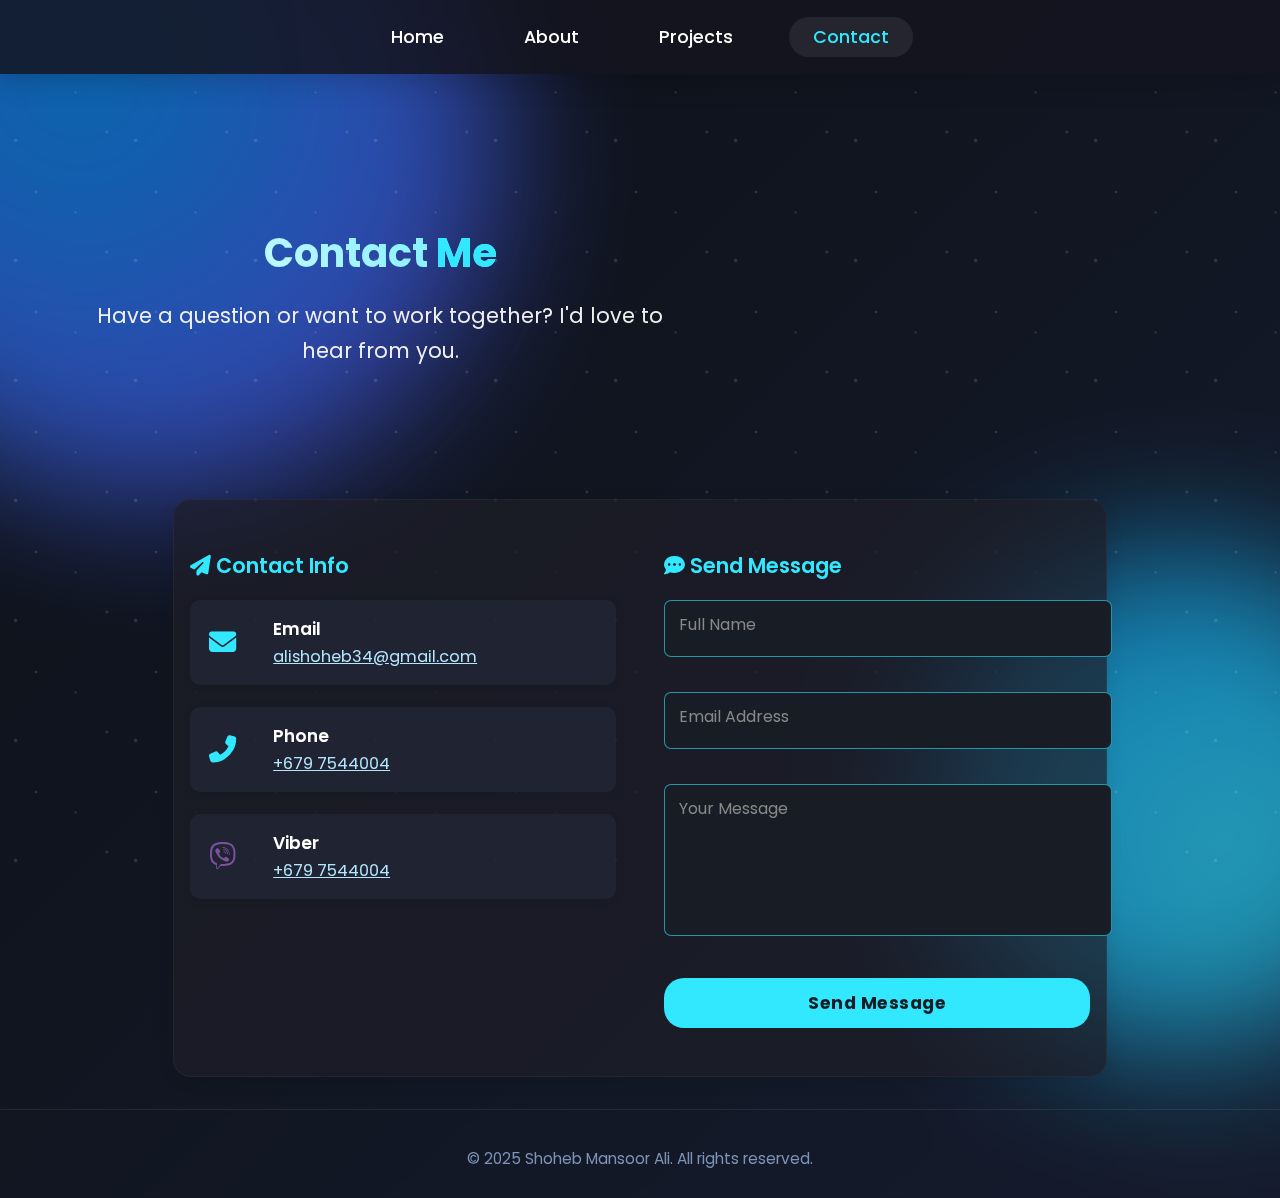
<file: contact.html>
<!DOCTYPE html>
<html lang="en">
<head>
  <meta charset="UTF-8">
  <meta name="viewport" content="width=device-width, initial-scale=1">
  <title>Contact | [Shoheb Mansoor Ali] Portfolio</title>
  <link rel="stylesheet" href="style.css">
  <link href="https://fonts.googleapis.com/css2?family=Poppins:wght@400;600;700&display=swap" rel="stylesheet">
  <link rel="stylesheet" href="https://cdnjs.cloudflare.com/ajax/libs/font-awesome/6.4.0/css/all.min.css">
  <style>
    body {
      margin: 0;
      padding: 0;
      font-family: 'Poppins', Arial, sans-serif;
      background: linear-gradient(135deg, #0d1117 0%, #151b2d 100%);
      color: #f8f8f8;
      min-height: 100vh;
      position: relative;
    }
    .stars {
      position: fixed;
      inset: 0;
      width: 100vw; height: 100vh;
      z-index: 1;
      pointer-events: none;
      background: url('data:image/svg+xml;utf8,<svg width="100" height="100" fill="white" fill-opacity="0.13" xmlns="http://www.w3.org/2000/svg"><circle cx="13" cy="17" r="1.5"/><circle cx="63" cy="77" r="0.9"/><circle cx="30" cy="60" r="1.1"/><circle cx="89" cy="10" r="1.2"/></svg>');
      background-size: 120px 120px;
      animation: starsMove 60s linear infinite;
    }
    @keyframes starsMove {
      0% { background-position: 0 0; }
      100% { background-position: 120px 240px; }
    }
    .navbar {
      display: flex;
      justify-content: center;
      background: rgba(20, 20, 30, 0.85);
      padding: 1.5rem 0;
      margin-bottom: 2rem;
      position: sticky;
      top: 0;
      z-index: 10;
      backdrop-filter: blur(10px);
    }
    .navbar ul {
      display: flex;
      gap: 2rem;
      list-style: none;
      padding: 0;
      margin: 0;
    }
    .navbar a {
      color: #fff;
      text-decoration: none;
      padding: 0.5rem 1.5rem;
      font-weight: 500;
      font-size: 1.1rem;
      border-radius: 50px;
      transition: all 0.3s;
    }
    .navbar a:hover, .navbar a.active {
      color: #31e8ff;
      background: rgba(255,255,255,0.08);
    }
    main {
      position: relative;
      z-index: 2;
    }
    .hero {
      text-align: center;
      margin-bottom: 2rem;
    }
    .hero h1 {
      font-size: 2.5rem;
      font-weight: 700;
      margin-bottom: 0.5rem;
    }
    .hero span {
      color: #31e8ff;
    }
    .contact-container {
      display: flex;
      justify-content: center;
      gap: 3rem;
      flex-wrap: wrap;
      max-width: 900px;
      margin: 0 auto 2rem auto;
      background: rgba(30,30,40,0.7);
      border-radius: 18px;
      box-shadow: 0 4px 16px rgba(0,0,0,0.10);
      padding: 2rem 1rem;
    }
    .contact-info, .contact-form {
      flex: 1 1 300px;
      min-width: 280px;
    }
    .contact-info h2, .contact-form h2 {
      font-size: 1.3rem;
      margin-bottom: 1.2rem;
      color: #31e8ff;
      font-weight: 600;
    }
    .info-box {
      display: flex;
      align-items: flex-start;
      margin-bottom: 1.3rem;
      background: rgba(36,40,56,0.7);
      border-radius: 10px;
      padding: 1rem;
      box-shadow: 0 2px 8px rgba(0,0,0,0.09);
    }
    .info-box .icon {
      font-size: 1.7rem;
      margin-right: 1.2rem;
      color: #31e8ff;
      min-width: 32px;
      text-align: center;
    }
    .info-box .viber {
      color: #7c529e;
    }
    .info-box h3 {
      margin: 0;
      font-size: 1.08rem;
      font-weight: 600;
      color: #fff;
    }
    .info-box p, .info-box a {
      margin: 0.1em 0 0 0;
      color: #b3e5fc;
      font-size: 1.01rem;
      word-break: break-all;
    }
    .contact-form form {
      display: flex;
      flex-direction: column;
      gap: 1.2rem;
    }
    .input-box {
      position: relative;
      margin-bottom: 1rem;
    }
    .input-box input,
    .input-box textarea {
      width: 100%;
      padding: 15px 10px;
      background: #181c24;
      border: 1.5px solid #31e8ff99;
      border-radius: 7px;
      color: #fff;
      font-size: 1rem;
      transition: border 0.2s;
      font-family: inherit;
      outline: none;
      resize: none;
    }
    .input-box input:focus,
    .input-box textarea:focus {
      border-color: #31e8ff;
    }
    .input-box span {
      position: absolute;
      top: 12px;
      left: 15px;
      color: #888;
      font-size: 1rem;
      pointer-events: none;
      transition: 0.3s;
      background: transparent;
    }
    .input-box input:focus + span,
    .input-box input:not(:placeholder-shown) + span,
    .input-box textarea:focus + span,
    .input-box textarea:not(:placeholder-shown) + span {
      top: -18px;
      left: 8px;
      font-size: 0.89rem;
      color: #31e8ff;
      background: #181c24;
      padding: 0 4px;
    }
    .input-box input[type="submit"] {
      background: #31e8ff;
      color: #181c24;
      border: none;
      font-weight: 700;
      font-size: 1.09rem;
      cursor: pointer;
      border-radius: 20px;
      letter-spacing: 0.5px;
      padding: 12px 0;
      transition: background 0.2s;
    }
    .input-box input[type="submit"]:hover {
      background: #1ec4d7;
    }
    footer {
      text-align: center;
      padding: 1.3rem 0 0.8rem 0;
      color: #7d93b7;
      font-size: 0.96rem;
      background: transparent;
      z-index: 2;
      position: relative;
    }
    @media (max-width: 700px) {
      .contact-container { flex-direction: column; gap: 1.7rem; padding: 1.2rem 0.3rem;}
      .hero h1 { font-size: 1.6rem;}
      main { padding-bottom: 2rem;}
    }
  </style>
</head>
<body>
  <div class="stars"></div>
  <nav class="navbar">
    <ul>
      <li><a href="index.html">Home</a></li>
      <li><a href="about.html">About</a></li>
      <li><a href="projects.html">Projects</a></li>
      <li><a href="contact.html" class="active">Contact</a></li>
    </ul>
  </nav>

  <main>
    <section class="hero">
      <div class="intro">
        <h1>Contact <span>Me</span></h1>
        <p>Have a question or want to work together? I'd love to hear from you.</p>
      </div>
    </section>

    <div class="contact-container">
      <div class="contact-info">
        <h2><i class="fas fa-paper-plane"></i> Contact Info</h2>
        <div class="info-box">
          <i class="fas fa-envelope icon"></i>
          <div>
            <h3>Email</h3>
            <p><a href="mailto:alishoheb34@gmail.com" class="link-highlight">alishoheb34@gmail.com</a></p>
          </div>
        </div>
        <div class="info-box">
          <i class="fas fa-phone-alt icon"></i>
          <div>
            <h3>Phone</h3>
            <p><a href="tel:+1234567890" class="link-highlight">+679 7544004</a></p>
          </div>
        </div>
        <div class="info-box">
          <i class="fab fa-viber icon viber"></i>
          <div>
            <h3>Viber</h3>
            <p><a href="viber://chat?number=%2B1234567890" class="link-highlight">+679 7544004</a></p>
          </div>
        </div>
      </div>
      <div class="contact-form">
        <h2><i class="fas fa-comment-dots"></i> Send Message</h2>
        <form id="contactForm">
          <div class="input-box">
            <input type="text" id="name" required placeholder=" ">
            <span>Full Name</span>
          </div>
          <div class="input-box">
            <input type="email" id="email" required placeholder=" ">
            <span>Email Address</span>
          </div>
          <div class="input-box">
            <textarea id="message" required placeholder=" "></textarea>
            <span>Your Message</span>
          </div>
          <div class="input-box">
            <input type="submit" value="Send Message">
          </div>
        </form>
      </div>
    </div>
  </main>

  <footer>
    <p>&copy; 2025 Shoheb Mansoor Ali. All rights reserved.</p>
  </footer>

  <script>
    document.getElementById('contactForm').addEventListener('submit', function(e) {
      e.preventDefault();
      const name = document.getElementById('name').value;
      const email = document.getElementById('email').value;
      const message = document.getElementById('message').value;
      const subject = `Message from ${name}`;
      const body = `Name: ${name}\nEmail: ${email}\n\nMessage:\n${message}`;
      window.location.href = `mailto:your@email.com?subject=${encodeURIComponent(subject)}&body=${encodeURIComponent(body)}`;
    });
  </script>
</body>
</html>
</file>
<file: style.css>
:root {
  --primary: #0098ff;
  --secondary: #6c47ff;
  --dark: #0d1117;
  --light: #ffffff;
  --accent: #31e8ff;
  --text: #f8f8f8;
  --gradient-start: #0d1117;
  --gradient-end: #151b2d;
}
html, body {
  margin: 0;
  padding: 0;
  min-height: 100vh;
  font-family: 'Poppins', sans-serif;
  background: linear-gradient(135deg, #0d1117 0%, #151b2d 100%);
  color: var(--text);
  overflow-x: hidden;
  position: relative;
}
/* Copilot-like animated blobs */
body::before,
body::after {
  content: "";
  position: fixed;
  z-index: 0;
  pointer-events: none;
  border-radius: 50%;
  filter: blur(70px);
  opacity: 0.65;
  mix-blend-mode: lighten;
  animation: copilotBlob1 18s ease-in-out infinite alternate;
}
body::before {
  width: 700px;
  height: 700px;
  background: radial-gradient(circle at 40% 40%, #0098ff 0%, #6c47ff 100%);
  left: -200px;
  top: -200px;
}
body::after {
  width: 500px;
  height: 500px;
  background: radial-gradient(circle at 60% 60%, #31e8ff 0%, #0098ff 100%);
  right: -150px;
  bottom: -150px;
  animation: copilotBlob2 16s ease-in-out infinite alternate;
}
@keyframes copilotBlob1 {
  0% { left: -200px; top: -200px; }
  50% { left: 80px; top: -100px; }
  100% { left: -200px; top: -200px; }
}
@keyframes copilotBlob2 {
  0% { right: -150px; bottom: -150px; }
  50% { right: -50px; bottom: 50px; }
  100% { right: -150px; bottom: -150px; }
}
/* Subtle stars/noise overlay */
.stars {
  position: fixed;
  inset: 0;
  width: 100vw; height: 100vh;
  z-index: 1;
  pointer-events: none;
  background: url('data:image/svg+xml;utf8,<svg width="100" height="100" fill="white" fill-opacity="0.13" xmlns="http://www.w3.org/2000/svg"><circle cx="13" cy="17" r="1.5"/><circle cx="63" cy="77" r="0.9"/><circle cx="30" cy="60" r="1.1"/><circle cx="89" cy="10" r="1.2"/></svg>');
  background-size: 120px 120px;
  animation: starsMove 60s linear infinite;
}
@keyframes starsMove {
  0% { background-position: 0 0; }
  100% { background-position: 120px 240px; }
}
/* Navbar */
.navbar {
  display: flex;
  justify-content: center;
  background: rgba(20, 20, 30, 0.85);
  padding: 1.5rem 0;
  position: sticky;
  top: 0;
  z-index: 10;
  backdrop-filter: blur(10px);
  box-shadow: 0 5px 30px rgba(0,0,0,0.2);
}
.navbar ul {
  display: flex;
  gap: 2rem;
  list-style: none;
  padding: 0;
  margin: 0;
}
.navbar a {
  color: var(--light);
  text-decoration: none;
  padding: 0.5rem 1.5rem;
  font-weight: 500;
  font-size: 1.1rem;
  border-radius: 50px;
  transition: all 0.3s;
}
.navbar a:hover, .navbar a.active {
  color: var(--accent);
  background: rgba(255,255,255,0.08);
}
/* Hero Section */
.hero {
  display: flex;
  justify-content: space-between;
  align-items: center;
  padding: 6rem 5rem 4rem 5rem;
  max-width: 1200px;
  margin: 0 auto;
  position: relative;
  gap: 2rem;
  z-index: 2;
}
.hero h1 {
  font-size: 3.5rem;
  margin-bottom: 1.2rem;
  background: linear-gradient(45deg, var(--light), var(--accent));
  -webkit-background-clip: text;
  background-clip: text;
  color: transparent;
  line-height: 1.2;
}
.hero p {
  font-size: 1.3rem;
  line-height: 1.7;
  max-width: 600px;
  margin-bottom: 2.2rem;
  opacity: 0.96;
}
.profile-img {
  width: 320px;
  height: 320px;
  min-width: 200px;
  min-height: 200px;
  border-radius: 50%;
  background: url('Images/profile.jpg') center/cover no-repeat, #ccc;
  box-shadow: 0 18px 44px rgba(0,0,0,0.3);
  border: 5px solid rgba(255,255,255,0.1);
  animation: float 6s ease-in-out infinite;
  position: relative;
  z-index: 1;
}
@keyframes float {
  0%, 100% { transform: translateY(0); }
  50% { transform: translateY(-20px);}
}
/* Cards Section */
.cards-section {
  padding: 4rem 2rem;
  display: grid;
  grid-template-columns: repeat(auto-fit, minmax(300px, 1fr));
  gap: 2.5rem;
  max-width: 1200px;
  margin: 0 auto;
  z-index: 2;
}
.info-card {
  background: rgba(23, 20, 29, 0.82);
  padding: 2rem;
  border-radius: 20px;
  box-shadow: 0 10px 30px rgba(0,0,0,0.12);
  border: 1px solid rgba(255,255,255,0.06);
  transition: 0.4s;
}
.info-card:hover {
  transform: translateY(-7px) scale(1.02);
  box-shadow: 0 20px 50px rgba(67,97,238,0.17);
  border-color: rgba(255,255,255,0.13);
}
.info-card h2 {
  color: var(--accent);
  margin-bottom: 1.2rem;
  font-size: 1.6rem;
  display: flex;
  align-items: center;
  gap: 0.7rem;
}
.info-card ul {
  padding-left: 1rem;
  list-style-type: none;
}
.info-card li {
  margin-bottom: 0.9rem;
  position: relative;
  padding-left: 1.1rem;
  line-height: 1.6;
}
.info-card li::before {
  content: '▹';
  position: absolute;
  left: 0;
  color: var(--accent);
}
.btn-main {
  display: inline-block;
  padding: 0.9rem 2rem;
  background: linear-gradient(45deg, var(--primary), var(--accent));
  color: white;
  border: none;
  border-radius: 50px;
  text-decoration: none;
  font-weight: 600;
  font-size: 1.07rem;
  box-shadow: 0 10px 20px rgba(67, 97, 238, 0.17);
  transition: all 0.26s;
  margin-top: 1.1rem;
  cursor: pointer;
  position: relative;
  z-index: 1;
}
.btn-main:hover {
  background: linear-gradient(45deg, var(--accent), var(--primary));
  color: var(--light);
  transform: translateY(-2px) scale(1.03);
}
.link-highlight {
  color: var(--accent);
  text-decoration: underline;
}
footer {
  background: rgba(23, 20, 29, 0.82);
  text-align: center;
  padding: 2rem 1rem;
  color: #ccc;
  font-size: 1rem;
  margin-top: 2rem;
  border-top: 1px solid rgba(255,255,255,0.08);
  backdrop-filter: blur(10px);
  z-index: 2;
  position: relative;
}
.timeline-section {
  padding: 4rem 2rem;
  max-width: 1200px;
  margin: 0 auto 2.5rem auto;
}
.section-title {
  text-align: center;
  font-size: 2.2rem;
  margin-bottom: 2.5rem;
  color: var(--accent);
  background: linear-gradient(45deg, var(--light), var(--accent));
  -webkit-background-clip: text;
  background-clip: text;
  color: transparent;
}
.timeline {
  position: relative;
  max-width: 700px;
  margin: 0 auto;
  padding: 0 16px;
}
.timeline::before {
  content: '';
  position: absolute;
  width: 4px;
  background-color: var(--accent);
  top: 0;
  bottom: 0;
  left: 50%;
  margin-left: -2px;
}
.timeline-item {
  padding: 10px 40px;
  position: relative;
  width: 50%;
  box-sizing: border-box;
}
.timeline-item:nth-child(odd) { left: 0; }
.timeline-item:nth-child(even) { left: 50%; }
.timeline-item::after {
  content: '';
  position: absolute;
  width: 18px;
  height: 18px;
  background-color: var(--accent);
  border-radius: 50%;
  top: 15px;
  z-index: 1;
}
.timeline-item:nth-child(odd)::after { right: -9px; }
.timeline-item:nth-child(even)::after { left: -9px; }
.timeline-item h3 {
  color: var(--accent);
  margin-bottom: 4px;
}
.timeline-item p {
  background-color: rgba(23, 20, 29, 0.8);
  padding: 12px;
  border-radius: 7px;
  border: 1px solid rgba(255,255,255,0.05);
  box-shadow: 0 4px 12px rgba(0,0,0,0.13);
}
.contact-container {
  display: grid;
  grid-template-columns: repeat(auto-fit, minmax(320px, 1fr));
  gap: 2.5rem;
  background: rgba(23, 20, 29, 0.8);
  border-radius: 19px;
  padding: 3rem;
  margin: 4rem auto 0 auto;
  max-width: 900px;
  box-shadow: 0 15px 40px rgba(0,0,0,0.13);
  border: 1px solid rgba(255,255,255,0.04);
}
.input-box {
  position: relative;
  margin-bottom: 1.7rem;
}
.input-box input,
.input-box textarea {
  width: 100%;
  padding: 1rem;
  background: rgba(23, 20, 29, 0.63);
  border: 1px solid rgba(255,255,255,0.09);
  color: white;
  border-radius: 8px;
  font-size: 1rem;
  transition: all 0.3s;
}
.input-box input:focus,
.input-box textarea:focus {
  outline: none;
  border-color: var(--accent);
  box-shadow: 0 0 10px rgba(72, 149, 239, 0.13);
}
.input-box span {
  position: absolute;
  top: 1rem;
  left: 1rem;
  pointer-events: none;
  color: #aaa;
  transition: 0.3s;
}
.input-box input:focus + span,
.input-box textarea:focus + span,
.input-box input:valid + span,
.input-box textarea:valid + span {
  top: -11px;
  left: 8px;
  font-size: 0.8rem;
  background: var(--dark);
  padding: 0 5px;
  color: var(--accent);
}
.input-box textarea {
  min-height: 120px;
  resize: vertical;
}
.input-box input[type="submit"] {
  background: linear-gradient(45deg, var(--primary), var(--accent));
  color: white;
  font-weight: 600;
  cursor: pointer;
  transition: all 0.3s;
}
.input-box input[type="submit"]:hover {
  background: linear-gradient(45deg, var(--accent), var(--primary));
  transform: translateY(-2px);
}
.contact-info .info-box {
  display: flex;
  align-items: center;
  gap: 1rem;
  margin-bottom: 1.4rem;
}
.contact-info .icon {
  font-size: 1.6rem;
  color: var(--accent);
}
.slideshow-section {
  margin: 3rem auto;
  max-width: 800px;
}
.slideshow-container {
  position: relative;
  margin: auto;
  overflow: hidden;
  border-radius: 17px;
  box-shadow: 0 8px 30px rgba(67,97,238,0.09);
  background: rgba(23,20,29,0.91);
  z-index: 2;
}
.slide {
  display: none;
  position: relative;
  text-align: center;
  transition: opacity 0.9s;
}
.slide img {
  width: 100%;
  height: 350px;
  object-fit: cover;
  border-top-left-radius: 17px;
  border-top-right-radius: 17px;
}
.caption {
  background: rgba(23, 20, 29, 0.88);
  color: var(--accent);
  padding: 1.2rem;
  border-bottom-left-radius: 17px;
  border-bottom-right-radius: 17px;
}
.prev, .next {
  cursor: pointer;
  position: absolute;
  top: 50%;
  width: auto;
  padding: 12px;
  color: var(--accent);
  font-weight: bold;
  font-size: 1.7rem;
  transition: 0.3s;
  border-radius: 0 5px 5px 0;
  user-select: none;
  background: rgba(0,0,0,0.13);
  z-index: 2;
}
.prev { left: 0; border-radius: 5px 0 0 5px; }
.next { right: 0; border-radius: 0 5px 5px 0; }
.prev:hover, .next:hover {
  background: rgba(67,97,238,0.17);
}
.dots {
  text-align: center;
  margin-top: 1.2rem;
}
.dot {
  cursor: pointer;
  height: 13px;
  width: 13px;
  margin: 0 5px;
  background-color: #bbb;
  border-radius: 50%;
  display: inline-block;
  transition: background-color 0.3s;
}
.dot.active, .dot:hover {
  background-color: var(--accent);
}
@media (max-width: 1100px) {
  .hero { flex-direction: column; text-align: center; padding: 4rem 2rem; }
  .profile-img { width: 210px; height: 210px; margin-top: 2rem; }
  .hero h1 { font-size: 2.3rem;}
}
@media (max-width: 700px) {
  .cards-section, .timeline-section { padding: 2rem 0.6rem; }
  .hero { padding: 2rem 1rem; }
  .profile-img { width: 140px; height: 140px; }
  .slideshow-container { max-width: 100%; }
}
</file>
